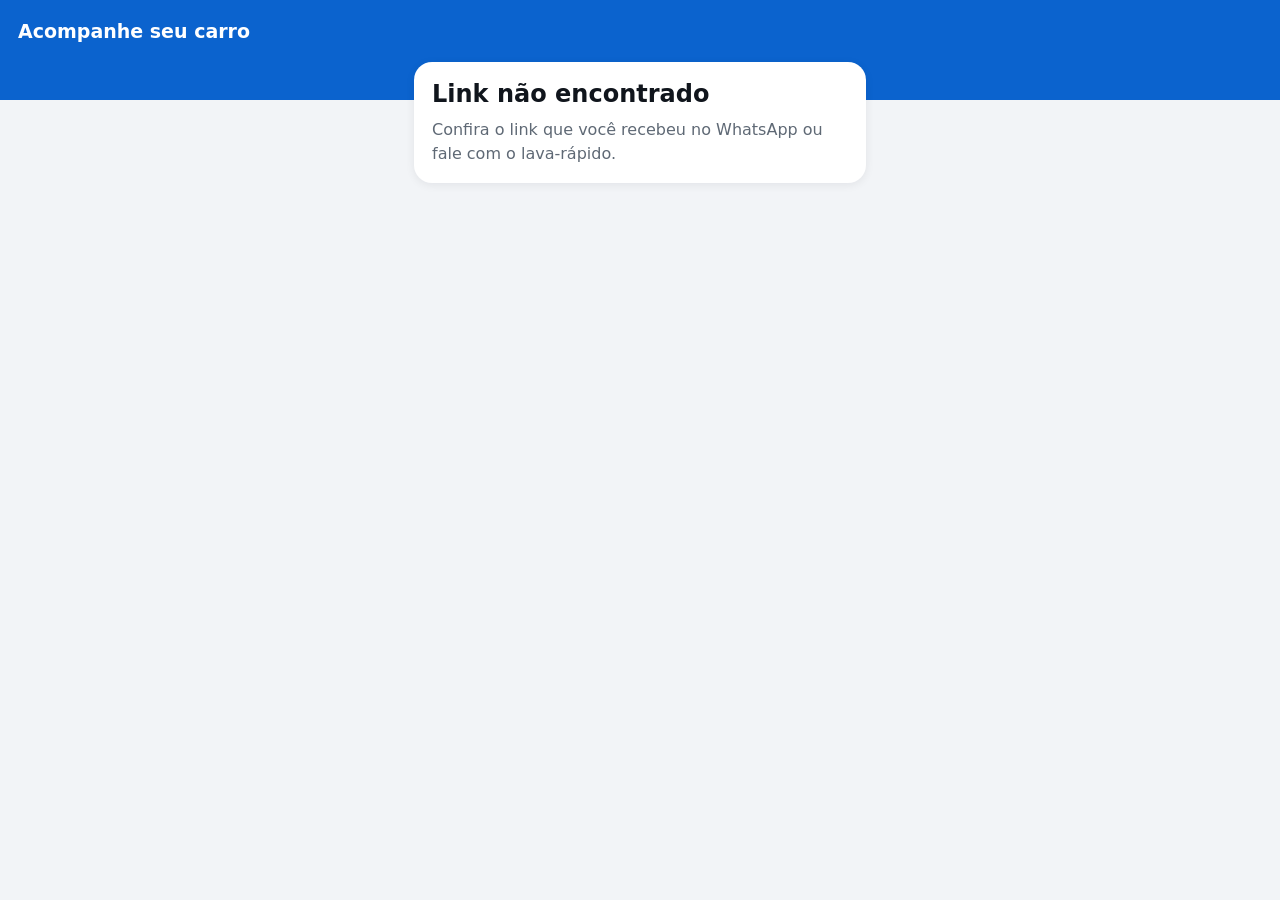
<file: c/index.html>
<!doctype html>
<html lang="pt-BR">
<head>
  <meta charset="utf-8">
  <meta name="viewport" content="width=device-width, initial-scale=1, viewport-fit=cover">
  <title>Acompanhe seu carro</title>
  <meta name="robots" content="noindex">
  <meta name="theme-color" content="#0b63ce">
  <link rel="icon" type="image/png" sizes="32x32" href="../assets/icons/favicon-32.png">
  <style>
    /* Página que o CLIENTE do lava-rápido abre pelo link do WhatsApp (sem login). */
    :root { --marca: #0b63ce; --marca-txt: #fff; --tinta: #10151c; --mudo: #5f6975; --linha: #dde2e8; --ok: #0a7d43; }
    * { box-sizing: border-box; }
    body { margin: 0; background: #f2f4f7; color: var(--tinta); font: 16px/1.45 system-ui, -apple-system, "Segoe UI", Roboto, sans-serif; }
    h1, h2, p { margin: 0; }
    .topo { background: var(--topo, var(--marca)); color: var(--topo-txt, var(--marca-txt)); padding: calc(18px + env(safe-area-inset-top, 0px)) 18px 54px; display: flex; align-items: center; gap: 12px; }
    .topo img { width: 48px; height: 48px; border-radius: 12px; object-fit: contain; background: #fff; }
    .topo h1 { font-size: 19px; }
    main { max-width: 480px; margin: -38px auto 0; padding: 0 14px 30px; display: grid; gap: 12px; }
    .cartao { background: #fff; border-radius: 18px; padding: 18px; box-shadow: 0 2px 10px rgba(16, 21, 28, .07); display: grid; gap: 10px; }
    .situacao { font-size: 24px; font-weight: 800; line-height: 1.2; }
    .mudo { color: var(--mudo); } .pequeno { font-size: 13px; } .centro { text-align: center; }
    .placa { display: inline-block; border: 2px solid #1b2a4a; border-radius: 6px; padding: 3px 9px 0; font-weight: 800; letter-spacing: 1.2px; box-shadow: inset 0 4px 0 #1b4fa3; }
    .etapas { display: grid; grid-template-columns: repeat(4, 1fr); margin-top: 6px; }
    .etapa { display: grid; justify-items: center; gap: 6px; font-size: 12px; color: var(--mudo); font-weight: 600; position: relative; text-align: center; }
    .etapa i { width: 30px; height: 30px; border-radius: 50%; background: #fff; border: 3px solid var(--linha); display: grid; place-items: center; z-index: 1; font-style: normal; font-weight: 800; color: #fff; }
    .etapa::before { content: ""; position: absolute; top: 13px; left: -50%; width: 100%; height: 4px; background: var(--linha); }
    .etapa:first-child::before { display: none; }
    .etapa.feita i { background: var(--ok); border-color: var(--ok); } .etapa.feita::before { background: var(--ok); }
    .etapa.feita { color: var(--tinta); }
    .etapa.atual i { box-shadow: 0 0 0 5px rgba(10, 125, 67, .18); }
    .par { display: flex; justify-content: space-between; gap: 12px; padding: 7px 0; border-bottom: 1px solid #eef1f4; font-size: 15px; }
    .par:last-child { border-bottom: 0; } .par > span:first-child { color: var(--mudo); } .par b { text-align: right; }
    .selos { display: flex; flex-wrap: wrap; gap: 6px; }
    .selos i { width: 28px; height: 28px; border-radius: 50%; border: 2px dashed #c3cad3; }
    .selos i.cheio { background: var(--marca); border: 0; }
    .btn { display: flex; align-items: center; justify-content: center; min-height: 54px; border-radius: 14px; font-weight: 700; font-size: 17px; text-decoration: none; color: var(--tinta); background: #fff; border: 1.5px solid var(--linha); padding: 8px 16px; text-align: center; }
    .btn.zap { background: #128c4a; color: #fff; border-color: transparent; }
    .btn.marca { background: var(--marca); color: var(--marca-txt); border-color: transparent; }
    .premio { background: #fff7dd; border: 2px solid #e6b422; border-radius: 14px; padding: 12px; font-weight: 600; color: #4d3a00; }
  </style>
</head>
<body>
  <header class="topo" id="topo"><h1>Acompanhe seu carro</h1></header>
  <main id="corpo"><div class="cartao"><p class="mudo centro">Carregando…</p></div></main>

  <script src="../js/config.js?v=7"></script>
  <script>
  (function () {
    var p = new URLSearchParams(location.search), token = p.get('t') || '', demo = p.get('demo') === '1';
    var CFG = window.LAVA_CFG || {};
    var esc = function (s) { return String(s == null ? '' : s).replace(/[&<>"']/g, function (c) { return { '&': '&amp;', '<': '&lt;', '>': '&gt;', '"': '&quot;', "'": '&#39;' }[c]; }); };
    var p2 = function (n) { return String(n).padStart(2, '0'); };
    var hora = function (d) { d = new Date(d); return p2(d.getHours()) + ':' + p2(d.getMinutes()); };
    var mesmoDia = function (a, b) { a = new Date(a); b = new Date(b); return a.toDateString() === b.toDateString(); };
    var quando = function (d) { return (mesmoDia(d, Date.now()) ? 'hoje às ' : p2(new Date(d).getDate()) + '/' + p2(new Date(d).getMonth() + 1) + ' às ') + hora(d); };
    var brl = function (n) { return 'R$ ' + (Number(n) || 0).toLocaleString('pt-BR', { minimumFractionDigits: 2, maximumFractionDigits: 2 }); };
    var placaFmt = function (s) { return /^SEM-/.test(s) ? '' : /^[A-Z]{3}\d{4}$/.test(s) ? s.slice(0, 3) + '-' + s.slice(3) : s; };
    var textoSobre = function (hex) { var m = /^#?([0-9a-f]{6})$/i.exec(hex || ''); if (!m) return '#fff'; var n = parseInt(m[1], 16), f = function (v) { v /= 255; return v <= 0.03928 ? v / 12.92 : Math.pow((v + 0.055) / 1.055, 2.4); }; return 0.2126 * f(n >> 16 & 255) + 0.7152 * f(n >> 8 & 255) + 0.0722 * f(n & 255) > 0.45 ? '#10151c' : '#fff'; };

    // o Firestore devolve cada campo com o tipo junto ({ stringValue: "…" }): isto desembrulha
    function valor(v) {
      if (!v) return null;
      if ('stringValue' in v) return v.stringValue;
      if ('integerValue' in v) return Number(v.integerValue);
      if ('doubleValue' in v) return Number(v.doubleValue);
      if ('booleanValue' in v) return v.booleanValue;
      if ('timestampValue' in v) return v.timestampValue;
      if ('nullValue' in v) return null;
      if ('arrayValue' in v) return (v.arrayValue.values || []).map(valor);
      if ('mapValue' in v) { var o = {}, c = v.mapValue.fields || {}; for (var k in c) o[k] = valor(c[k]); return o; }
      return null;
    }

    // demonstração: lê os dados de exemplo guardados neste aparelho
    function buscarDemo() {
      var c = JSON.parse(localStorage.getItem('lr.demo') || 'null'), s = c && c.s; if (!s) return null;
      var a = s.atendimentos.filter(function (x) { return x.token === token; })[0]; if (!a) return null;
      var cli = s.clientes.filter(function (x) { return x.id === a.cliente_id; })[0] || {};
      return { lava: s.lava.nome, marca: s.lava.marca, fidelidade: (s.lava.config || {}).fidelidade, numero: a.numero, status: a.status, veiculo: a.veiculo, placa: a.placa,
        servicos: a.servicos.map(function (x) { return x.nome; }), total: a.total, previsao: a.previsao, entrada_em: a.entrada_em, pronto_em: a.pronto_em, entregue_em: a.entregue_em,
        nome: String(cli.nome || '').split(' ')[0], saldo: Math.max(0, (cli.visitas || 0) - (cli.pontos_usados || 0)) };
    }
    function buscar() {
      if (demo) return Promise.resolve(buscarDemo());
      // documento público "acompanhar/<código do link>" no Firestore (só leitura, sem login)
      if (!/^[a-zA-Z0-9-]{12,}$/.test(token)) return Promise.resolve(null);
      var f = CFG.firebase || {};
      return fetch('https://firestore.googleapis.com/v1/projects/' + f.projectId + '/databases/(default)/documents/acompanhar/' + token + '?key=' + f.apiKey)
        .then(function (r) { if (r.status === 404 || r.status === 403) return null; if (!r.ok) throw new Error('falha'); return r.json().then(function (j) { return valor({ mapValue: { fields: j.fields || {} } }); }); });
    }

    var ETAPAS = [['aguardando', 'Recebido'], ['lavando', 'Lavando'], ['pronto', 'Pronto'], ['entregue', 'Entregue']];
    function pintar(d) {
      var corpo = document.getElementById('corpo');
      if (!d) { corpo.innerHTML = '<div class="cartao"><p class="situacao">Link não encontrado</p><p class="mudo">Confira o link que você recebeu no WhatsApp ou fale com o lava-rápido.</p></div>'; return true; }
      var m = d.marca || {}, cor = /^#[0-9a-f]{6}$/i.test(m.cor || '') ? m.cor : '#0b63ce';
      document.documentElement.style.setProperty('--marca', cor);
      document.documentElement.style.setProperty('--marca-txt', textoSobre(cor));
      var topo = m.topo === 'escuro' ? '#10151c' : cor;
      document.documentElement.style.setProperty('--topo', topo); document.documentElement.style.setProperty('--topo-txt', textoSobre(topo));
      document.querySelector('meta[name="theme-color"]').content = topo;
      document.title = d.lava + ': seu carro';
      document.getElementById('topo').innerHTML = (m.logo ? '<img src="' + esc(m.logo) + '" alt="">' : '') + '<h1>' + esc(d.lava) + '</h1>';

      var i = ETAPAS.findIndex(function (e) { return e[0] === d.status; });
      var frase = { aguardando: 'Seu carro está na fila', lavando: 'Estamos lavando seu carro', pronto: 'Seu carro está pronto!', entregue: 'Carro entregue. Obrigado!', cancelado: 'Atendimento cancelado' }[d.status];
      var detalhe = d.status === 'pronto' ? 'Pode vir buscar quando quiser.' : d.status === 'entregue' ? 'Volte sempre!' : d.status === 'cancelado' ? 'Fale com o lava-rápido se tiver dúvida.' : d.previsao ? 'Previsão: ' + quando(d.previsao) + '. Avisamos no WhatsApp quando ficar pronto.' : 'Avisamos no WhatsApp quando ficar pronto.';
      var etapas = d.status === 'cancelado' ? '' : '<div class="etapas">' + ETAPAS.map(function (e, n) { return '<div class="etapa' + (n <= i ? ' feita' : '') + (n === i ? ' atual' : '') + '"><i>' + (n <= i ? '✓' : '') + '</i>' + e[1] + '</div>'; }).join('') + '</div>';

      var f = d.fidelidade || { ativo: true, niveis: [{ pontos: 10, desconto: 10 }, { pontos: 20, desconto: 30 }] };
      var niveis = (f.niveis || []).filter(function (n) { return n.pontos > 0; }).sort(function (a, b) { return a.pontos - b.pontos; });
      var fid = '';
      if (f.ativo !== false && niveis.length && d.status !== 'cancelado') {
        var prox = niveis.filter(function (n) { return n.pontos > d.saldo; })[0], ganho = niveis.filter(function (n) { return n.pontos <= d.saldo; }).pop();
        var meta = prox ? prox.pontos : niveis[niveis.length - 1].pontos, selos = '';
        for (var k = 0; k < Math.min(meta, 20); k++) selos += '<i class="' + (k < d.saldo ? 'cheio' : '') + '"></i>';
        fid = '<div class="cartao"><h2 style="font-size:17px">Seu cartão fidelidade</h2><div class="selos">' + selos + '</div>'
          + (ganho ? '<p class="premio">Você tem ' + ganho.desconto + '% de desconto para usar na próxima lavagem!</p>' : '')
          + (prox ? '<p class="mudo">' + d.saldo + ' de ' + prox.pontos + ' lavagens. ' + (prox.pontos - d.saldo === 1 ? 'Falta 1' : 'Faltam ' + (prox.pontos - d.saldo)) + ' para ganhar ' + prox.desconto + '% de desconto.</p>' : '') + '</div>';
      }
      var tel = String(m.telefone || '').replace(/\D/g, '');
      corpo.innerHTML = '<div class="cartao">'
        + (d.nome ? '<p class="mudo">Olá, ' + esc(d.nome) + '!</p>' : '')
        + '<p class="situacao">' + frase + '</p><p class="mudo">' + detalhe + '</p>' + etapas + '</div>'
        + '<div class="cartao">'
        + '<div class="par"><span>Veículo</span><b>' + esc(d.veiculo || '') + (placaFmt(d.placa) ? ' <span class="placa">' + esc(placaFmt(d.placa)) + '</span>' : '') + '</b></div>'
        + '<div class="par"><span>Serviço</span><b>' + esc((d.servicos || []).join(' + ')) + '</b></div>'
        + '<div class="par"><span>Total</span><b>' + brl(d.total) + '</b></div>'
        + '<div class="par"><span>Chegada</span><b>' + quando(d.entrada_em) + '</b></div>'
        + (d.numero ? '<div class="par"><span>Ficha</span><b>' + d.numero + '</b></div>' : '') + '</div>'
        + fid
        + (d.status === 'entregue' && m.google ? '<a class="btn marca" href="' + esc(m.google) + '" target="_blank" rel="noopener">Avaliar no Google ⭐</a>' : '')
        + (tel.length >= 10 ? '<a class="btn zap" href="https://wa.me/55' + tel + '" target="_blank" rel="noopener">Falar no WhatsApp</a>' : '')
        + (m.endereco ? '<p class="mudo centro pequeno">' + esc(m.endereco) + '</p>' : '')
        + '<p class="mudo centro pequeno">Esta página se atualiza sozinha.</p>';
      return d.status === 'entregue' || d.status === 'cancelado';
    }

    function rodar() {
      buscar().then(function (d) { if (!pintar(d)) setTimeout(rodar, 30000); })
        .catch(function () { document.getElementById('corpo').innerHTML = '<div class="cartao"><p class="situacao">Sem conexão</p><p class="mudo">Não consegui buscar as informações agora. Tentando de novo…</p></div>'; setTimeout(rodar, 15000); });
    }
    rodar();
    document.addEventListener('visibilitychange', function () { if (!document.hidden) buscar().then(pintar).catch(function () {}); });
  })();
  </script>
</body>
</html>
</file>
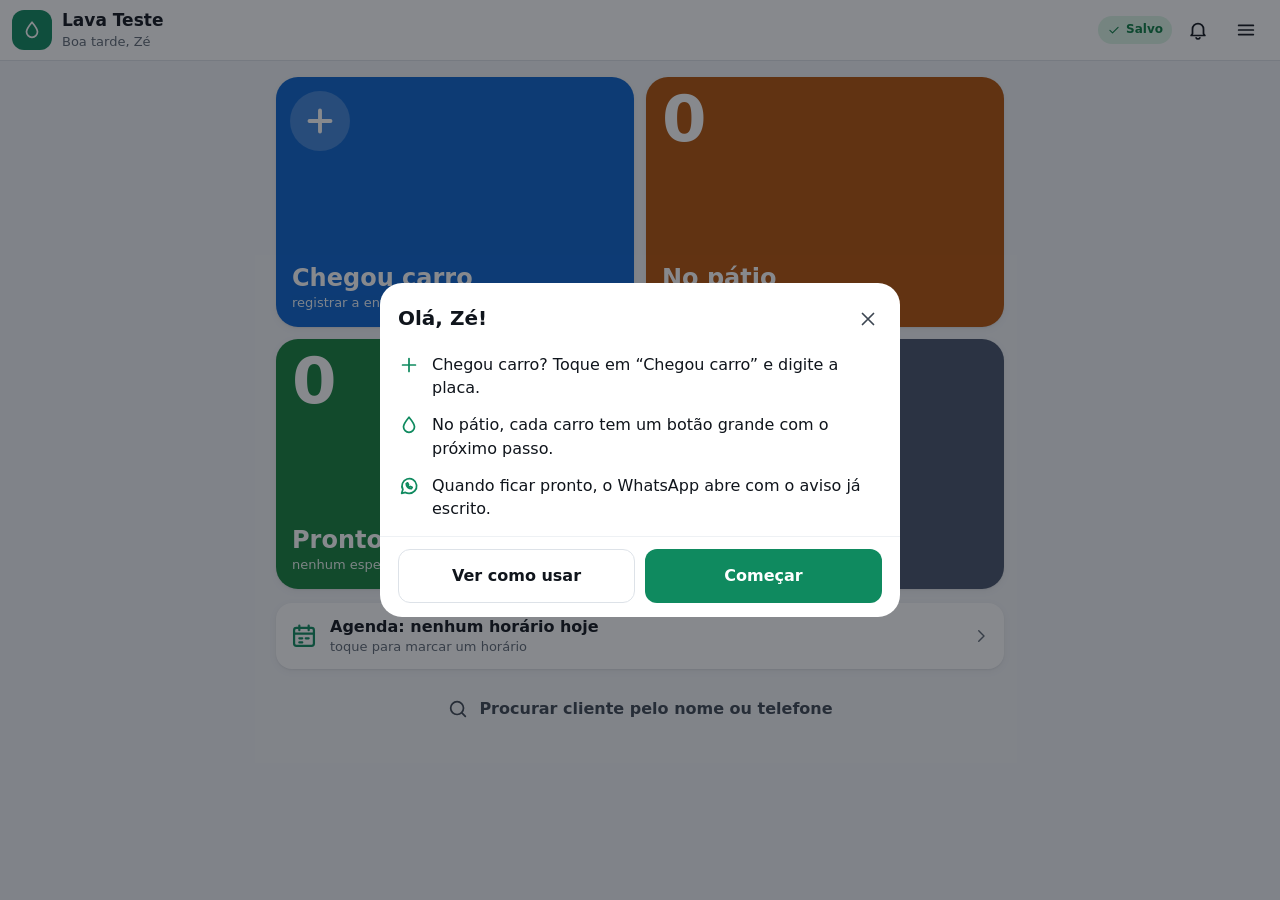
<file: testes/nuvem.html>
<!doctype html>
<html lang="pt-BR">
<head>
  <meta charset="utf-8">
  <!-- TESTE: o mesmo aplicativo, ligado a um banco simulado (testes/banco-simulado.js). Gerado a partir do index.html. -->
  <meta name="viewport" content="width=device-width, initial-scale=1, viewport-fit=cover">
  <title>Lava Rápido</title>
  <meta name="description" content="Controle de chegada, lavagem e entrega de carros para lava-rápido, com aviso no WhatsApp, fidelidade e painel do dono.">
  <meta name="theme-color" content="#0b63ce">
  <meta name="apple-mobile-web-app-capable" content="yes">
  <meta name="mobile-web-app-capable" content="yes">
  <meta name="apple-mobile-web-app-title" content="Lava Rápido">
  <meta name="apple-mobile-web-app-status-bar-style" content="black-translucent">
  <meta name="format-detection" content="telephone=no">
  <link rel="icon" type="image/png" sizes="32x32" href="/assets/icons/favicon-32.png">
  <link rel="apple-touch-icon" href="/assets/icons/apple-touch-icon.png">
  <link rel="stylesheet" href="/css/app.css?v=18">
  <script>
    // aparência escolhida neste aparelho (clara, escura ou automática), aplicada antes de pintar a tela
    try { var t = JSON.parse(localStorage.getItem('lr.pref.tema') || '"claro"'); if (t === 'escuro' || (t === 'auto' && matchMedia('(prefers-color-scheme: dark)').matches)) document.documentElement.setAttribute('data-tema', 'escuro'); } catch (e) {}
  </script>
</head>
<body>

  <!-- tela de abertura (some quando o app termina de carregar) -->
  <div id="abrindo" class="abrindo"><div class="gira"></div><p>Abrindo…</p></div>

  <!-- entrada (login) -->
  <section id="login" class="login" hidden></section>

  <!-- aplicativo -->
  <div id="app" class="app" hidden>
    <aside class="lateral" id="lateral"></aside>
    <div class="principal">
      <header class="topo" id="topo"></header>
      <div id="faixa"></div>
      <main id="tela" class="tela" tabindex="-1"></main>
    </div>
    <nav class="rodape-nav" id="rodapeNav" aria-label="Menu"></nav>
  </div>

  <div id="modalRoot"></div>
  <div id="toastRoot" class="toasts" aria-live="polite"></div>

  <script src="/js/config.js?v=18"></script>
  <script src="/js/util.js?v=18"></script>
  <script src="/js/catalogo.js?v=18"></script>
  <script src="/js/store.js?v=18"></script>
  <script src="/js/demo.js?v=18"></script>
  <script src="/testes/banco-simulado.js"></script>
  <script src="/js/nuvem.js?v=18"></script>
  <script src="/js/db.js?v=18"></script>
  <script src="/js/avisos.js?v=18"></script>
  <script src="/js/avarias.js?v=18"></script>
  <script src="/js/telas/balcao.js?v=18"></script>
  <script src="/js/telas/entrada.js?v=18"></script>
  <script src="/js/telas/patio.js?v=18"></script>
  <script src="/js/telas/clientes.js?v=18"></script>
  <script src="/js/telas/inicio.js?v=18"></script>
  <script src="/js/telas/resultados.js?v=18"></script>
  <script src="/js/telas/financeiro.js?v=18"></script>
  <script src="/js/telas/produtos.js?v=18"></script>
  <script src="/js/telas/fiado.js?v=18"></script>
  <script src="/js/telas/backup.js?v=18"></script>
  <script src="/js/telas/ajustes.js?v=18"></script>
  <script src="/js/telas/admin.js?v=18"></script>
  <script src="/js/telas/agenda.js?v=18"></script>
  <script src="/js/telas/ajuda.js?v=18"></script>
  <script src="/js/telas/instalar.js?v=18"></script>
  <script src="/js/app.js?v=18"></script>
</body>
</html>
</file>
<file: css/app.css>
/* =========================================================
   Lava Rápido — visual
   Pensado para celular ao sol: fundo claro, letras grandes,
   botões grandes. A cor --marca vem do cadastro de cada lava.
   ========================================================= */
:root {
  --marca: #0b63ce; --marca-txt: #fff; --marca-forte: #0951a9; --marca-clara: #e7f0fb; --marca-tinta: #0b63ce;
  --fundo: #f2f4f7; --sup: #ffffff; --tinta: #10151c; --tinta2: #3d4652; --mudo: #5f6975; --linha: #dde2e8; --linha2: #eef1f4;
  --ok: #0a7d43; --ok-claro: #dcf5e6; --zap: #128c4a;
  --aviso: #9a5b00; --aviso-claro: #fff1cf; --perigo: #c62828; --perigo-claro: #fde7e7;
  --azul: #1d4ed8; --azul-claro: #e0ebff;
  --serie: #2a78d6; --serie-forte: #1c5cab;
  --raio: 16px; --sombra: 0 1px 2px rgba(16, 21, 28, .06), 0 2px 8px rgba(16, 21, 28, .05);
  --sat: env(safe-area-inset-top, 0px); --sab: env(safe-area-inset-bottom, 0px);
  --nav: 0px;
  --inverso: #10151c; --inverso-tx: #ffffff; --borda-forte: #b9c0c9; --sobe: #006300; --ok-tinta: var(--ok);
}
* { box-sizing: border-box; -webkit-tap-highlight-color: transparent; }
html { -webkit-text-size-adjust: 100%; }
body { margin: 0; background: var(--fundo); color: var(--tinta); font: 16px/1.45 system-ui, -apple-system, "Segoe UI", Roboto, sans-serif; overscroll-behavior-y: none; }
body.com-modal { overflow: hidden; }
h1, h2, h3, p { margin: 0; }
a { color: inherit; text-decoration: none; }
button, input, select, textarea { font: inherit; color: inherit; }
button { cursor: pointer; background: none; border: 0; padding: 0; text-align: inherit; }
[hidden] { display: none !important; }
.ic { width: 22px; height: 22px; flex: none; }
.ic.fim { margin-left: auto; color: var(--mudo); width: 18px; height: 18px; }
.ic.gira90 { transform: rotate(90deg); }
.mudo { color: var(--mudo); } .centro { text-align: center; } .pequeno { font-size: 13px; }
.txt { font-size: 17px; } .destaque { font-size: 20px; } .quebra { word-break: break-all; }
.link { color: var(--marca-tinta); font-weight: 600; text-decoration: underline; text-underline-offset: 3px; display: inline-flex; align-items: center; gap: 6px; padding: 10px 2px; min-height: 44px; }
.link.centro { display: flex; justify-content: center; }
.link .ic { width: 18px; height: 18px; }
.rotulo { font-weight: 700; font-size: 14px; color: var(--tinta2); margin: 18px 0 8px; }
.erro { color: var(--perigo); font-weight: 600; background: var(--perigo-claro); padding: 10px 12px; border-radius: 10px; }

/* ---------- abertura ---------- */
.abrindo { position: fixed; inset: 0; display: grid; place-content: center; justify-items: center; gap: 12px; background: var(--fundo); color: var(--mudo); z-index: 5; }
.gira { width: 34px; height: 34px; border-radius: 50%; border: 3px solid var(--linha); border-top-color: var(--marca-tinta); animation: gira .8s linear infinite; }
@keyframes gira { to { transform: rotate(360deg); } }

/* ---------- botões ---------- */
.btn { display: inline-flex; align-items: center; justify-content: center; gap: 8px; min-height: 48px; padding: 10px 16px; border-radius: 12px; background: var(--sup); border: 1.5px solid var(--linha); font-weight: 700; text-align: center; line-height: 1.2; transition: transform .06s, background .15s; }
.btn:active { transform: scale(.98); }
.btn[disabled] { opacity: .5; cursor: default; }
.btn-g { min-height: 58px; font-size: 18px; padding: 12px 20px; border-radius: 14px; }
.btn-p { min-height: 40px; padding: 6px 12px; font-size: 14px; }
.btn-bloco { display: flex; width: 100%; }
.btn-marca { background: var(--marca); color: var(--marca-txt); border-color: transparent; }
.btn-ok { background: var(--ok); color: #fff; border-color: transparent; }
.btn-zap { background: var(--zap); color: #fff; border-color: transparent; }
.btn-perigo { background: var(--sup); color: var(--perigo); border-color: var(--perigo); }
.btn-claro { background: transparent; border-color: transparent; color: var(--tinta2); }
.ic-btn { display: inline-grid; place-items: center; width: 44px; height: 44px; border-radius: 12px; color: var(--tinta2); flex: none; }
.ic-btn:active { background: var(--linha2); }
.ic-btn[disabled] { opacity: .3; }

/* ---------- placa ---------- */
.placa { display: inline-block; background: #fff; color: #10151c; border: 2px solid #1b2a4a; border-radius: 6px; padding: 1px 8px; font-weight: 800; letter-spacing: 1.2px; font-size: 15px; white-space: nowrap; font-variant-numeric: tabular-nums; line-height: 1.5; box-shadow: inset 0 4px 0 #1b4fa3; padding-top: 4px; }
.placa.grande { font-size: 22px; padding: 6px 12px 2px; }
.placa.sem { border-style: dashed; box-shadow: none; padding-top: 1px; font-size: 12px; color: var(--mudo); }

/* ---------- login ---------- */
.login { min-height: 100dvh; display: grid; place-items: center; padding: calc(20px + var(--sat)) 16px calc(20px + var(--sab)); }
.login-cartao { width: 100%; max-width: 400px; display: grid; gap: 14px; background: var(--sup); padding: 28px 22px; border-radius: 22px; box-shadow: var(--sombra); }
.login-marca { display: grid; justify-items: center; gap: 10px; margin-bottom: 4px; }
.login-marca h1 { font-size: 22px; text-align: center; }
.logo { width: 40px; height: 40px; object-fit: contain; border-radius: 10px; flex: none; }
.logo-letra { width: 40px; height: 40px; border-radius: 12px; background: var(--marca); color: var(--marca-txt); display: grid; place-items: center; flex: none; }
.logo.grande { width: 96px; height: 96px; border-radius: 18px; }
.logo-letra.grande { width: 84px; height: 84px; border-radius: 22px; }
.logo-letra.grande .ic { width: 44px; height: 44px; }

/* ---------- campos ---------- */
.campo { display: grid; gap: 6px; }
.campo > span { font-weight: 700; font-size: 14px; color: var(--tinta2); }
.campo input, .campo select, .campo textarea { width: 100%; min-height: 50px; padding: 10px 14px; border: 1.5px solid var(--linha); border-radius: 12px; background: var(--sup); font-size: 17px; outline: none; }
.campo textarea { min-height: 0; resize: vertical; line-height: 1.4; }
.campo input:focus, .campo select:focus, .campo textarea:focus { border-color: var(--marca-tinta); box-shadow: 0 0 0 3px var(--marca-clara); }
.campo.grande input { min-height: 60px; font-size: 20px; font-weight: 600; }
.campo.busca { position: relative; }
.campo.busca .ic { position: absolute; left: 14px; top: 50%; transform: translateY(-50%); color: var(--mudo); }
.campo.busca input { padding-left: 46px; min-height: 54px; }
.lado { display: grid; grid-template-columns: 1fr 1fr; gap: 10px; align-items: end; }
.form, .passo { display: grid; gap: 14px; }
.chave { display: flex; gap: 12px; align-items: flex-start; padding: 12px 14px; background: var(--sup); border: 1.5px solid var(--linha); border-radius: 12px; font-weight: 600; }
.chave input { width: 24px; height: 24px; flex: none; accent-color: var(--marca-tinta); margin: 1px 0 0; }
.chave small { display: block; font-weight: 400; color: var(--mudo); }
.aviso-caixa { display: flex; gap: 10px; align-items: flex-start; padding: 12px 14px; background: var(--marca-clara); border-radius: 12px; font-size: 15px; width: 100%; }
.aviso-caixa .ic { color: var(--marca-tinta); margin-top: 1px; }
.aviso-caixa.bom { background: var(--ok-claro); } .aviso-caixa.bom .ic { color: var(--ok); }
.aviso-caixa.toque { border: 1.5px solid var(--marca-tinta); }

/* ---------- estrutura ---------- */
.app { min-height: 100dvh; }
.principal { min-width: 0; }
.topo { position: sticky; top: 0; z-index: 3; display: flex; align-items: center; gap: 8px; min-height: calc(60px + var(--sat)); padding: calc(8px + var(--sat)) 12px 8px; background: var(--topo-bg, var(--sup)); color: var(--topo-tx, var(--tinta)); border-bottom: 1px solid var(--topo-linha, var(--linha)); }
.topo .ic-btn { color: inherit; }
.topo-marca { display: flex; align-items: center; gap: 10px; min-width: 0; flex: 1; }
.topo-marca > div { min-width: 0; display: grid; }
.topo-marca b { font-size: 17px; white-space: nowrap; overflow: hidden; text-overflow: ellipsis; }
.topo-marca small { color: var(--topo-tx2, var(--mudo)); font-size: 13px; white-space: nowrap; overflow: hidden; text-overflow: ellipsis; }
.topo-titulo { font-size: 19px; flex: 1; min-width: 0; white-space: nowrap; overflow: hidden; text-overflow: ellipsis; }
.topo-acoes { display: flex; align-items: center; gap: 4px; margin-left: auto; flex: none; }
.voltar { margin-left: -6px; }
.chip-st { display: inline-flex; align-items: center; gap: 5px; font-size: 12px; font-weight: 700; padding: 5px 9px; border-radius: 99px; background: var(--linha2); color: var(--tinta2); white-space: nowrap; }
.chip-st .ic { width: 14px; height: 14px; }
.chip-st.bom { background: var(--ok-claro); color: var(--ok); }
.chip-st.aviso { background: var(--aviso-claro); color: var(--aviso); }
.chip-st.demo { background: var(--aviso-claro); color: var(--aviso); }
.faixa { display: flex; gap: 10px; align-items: center; padding: 10px 16px; font-size: 14px; }
.faixa a { text-decoration: underline; font-weight: 700; }
.faixa.aviso { background: var(--aviso-claro); color: #5f3800; } .faixa.perigo { background: var(--perigo-claro); color: #8e1b1b; }
.tela { display: grid; gap: 14px; align-content: start; width: 100%; max-width: 760px; margin: 0 auto; padding: 16px 16px calc(28px + var(--nav) + var(--sab)); outline: none; }
.lateral { display: none; }

/* menu de baixo (celular do dono) */
.rodape-nav { display: none; }
.app[data-perfil="dono"] { --nav: 66px; }
.app[data-perfil="dono"] .rodape-nav { position: fixed; left: 0; right: 0; bottom: 0; z-index: 3; display: grid; grid-template-columns: repeat(5, 1fr); align-items: center; height: calc(66px + var(--sab)); padding-bottom: var(--sab); background: var(--sup); border-top: 1px solid var(--linha); }
.rodape-nav a { display: grid; justify-items: center; gap: 2px; font-size: 11px; font-weight: 600; color: var(--mudo); padding: 6px 0; }
.rodape-nav a.ativo { color: var(--marca-tinta); }
.rodape-nav a.central { width: 56px; height: 56px; border-radius: 50%; background: var(--marca); color: var(--marca-txt); place-self: center; display: grid; place-items: center; margin-top: -22px; box-shadow: 0 4px 12px rgba(16, 21, 28, .25); padding: 0; }
.rodape-nav a.central .ic { width: 28px; height: 28px; }

@media (min-width: 900px) {
  .app[data-perfil="dono"] { display: grid; grid-template-columns: 250px 1fr; --nav: 0px; }
  .app[data-perfil="dono"] .rodape-nav { display: none; }
  .app[data-perfil="dono"] .lateral { display: flex; flex-direction: column; gap: 14px; position: sticky; top: 0; height: 100dvh; padding: 18px 14px; background: var(--sup); border-right: 1px solid var(--linha); }
  .lateral-marca { display: flex; align-items: center; gap: 10px; font-size: 16px; padding: 2px 4px 8px; }
  .lateral nav { display: grid; gap: 2px; }
  .lateral nav a { display: flex; align-items: center; gap: 12px; padding: 11px 12px; border-radius: 10px; font-weight: 600; color: var(--tinta2); }
  .lateral nav a:hover { background: var(--linha2); }
  .lateral nav a.ativo { background: var(--marca-clara); color: var(--marca-tinta); }
  .lateral-pe { margin-top: auto; display: grid; gap: 2px; color: var(--mudo); font-size: 14px; padding: 0 4px; }
  .app[data-perfil="dono"] .tela { max-width: 1040px; padding: 22px 28px 40px; }
  .so-celular { display: none !important; }
  .app[data-perfil="dono"] .topo-marca .logo, .app[data-perfil="dono"] .topo-marca .logo-letra { display: none; }
}

/* ---------- cartões, listas ---------- */
.cartao { background: var(--sup); border-radius: var(--raio); padding: 16px; box-shadow: var(--sombra); display: grid; gap: 10px; min-width: 0; }
.cartao-cab { display: flex; align-items: center; justify-content: space-between; gap: 10px; min-height: 28px; }
.cartao-cab h3 { font-size: 16px; display: flex; align-items: center; gap: 8px; }
.cartao-cab h3 .ic { color: var(--marca-tinta); }
.cartao-cab .link { padding: 0; min-height: 32px; font-size: 14px; }
.grade2 { display: grid; gap: 14px; }
@media (min-width: 700px) { .grade2 { grid-template-columns: 1fr 1fr; } }
.lista { display: grid; }
.linha { display: flex; align-items: center; gap: 12px; padding: 12px 2px; border-bottom: 1px solid var(--linha2); width: 100%; min-height: 60px; }
.lista > .linha:last-child { border-bottom: 0; }
.linha-txt { display: grid; min-width: 0; flex: 1; gap: 1px; }
.linha-txt b { overflow: hidden; text-overflow: ellipsis; white-space: nowrap; }
.linha-txt small { color: var(--mudo); font-size: 13px; overflow: hidden; text-overflow: ellipsis; display: -webkit-box; -webkit-line-clamp: 2; -webkit-box-orient: vertical; }
.linha.apagado { opacity: .55; }
.linha.veic { flex-wrap: wrap; } .linha.veic .linha-txt { flex: 1 1 130px; }
.veic-acoes { display: flex; gap: 8px; margin-left: auto; } .btn-p .ic { width: 18px; height: 18px; }
.linha > .ic { color: var(--mudo); }
.par { display: flex; justify-content: space-between; gap: 14px; padding: 9px 0; border-bottom: 1px solid var(--linha2); font-size: 15px; }
.par > span:first-child { color: var(--mudo); } .par b { text-align: right; }
.pares { display: grid; }
.par.total { border-bottom: 0; font-size: 17px; } .par.total span { color: var(--tinta); font-weight: 700; }
.lista-menu { display: grid; gap: 2px; margin-top: 10px; }
.lista-menu > a, .lista-menu > button { display: flex; align-items: center; gap: 14px; min-height: 54px; padding: 10px 8px; border-radius: 12px; font-weight: 600; width: 100%; }
.lista-menu > a:active, .lista-menu > button:active { background: var(--linha2); }
.lista-menu > * > .ic:first-child { color: var(--marca-tinta); }
.lista-menu span small { display: block; font-weight: 400; color: var(--mudo); font-size: 13px; }
.lista-menu .perigo, .lista-menu .perigo .ic:first-child { color: var(--perigo); }
.lista-menu.solta { background: var(--sup); border-radius: var(--raio); padding: 6px 10px; box-shadow: var(--sombra); margin-top: 0; }
.lista-menu.solta > * { border-bottom: 1px solid var(--linha2); border-radius: 0; min-height: 62px; }
.lista-menu.solta > *:last-child { border-bottom: 0; }
.vazio { display: grid; justify-items: center; gap: 8px; text-align: center; padding: 44px 16px; color: var(--tinta2); }
.vazio > .ic { width: 46px; height: 46px; color: var(--mudo); }
.vazio p:first-of-type { font-size: 18px; font-weight: 700; }
.vazio .btn { margin-top: 10px; }
.tag { display: inline-flex; align-items: center; font-size: 12px; font-weight: 800; padding: 3px 9px; border-radius: 99px; white-space: nowrap; background: var(--linha2); color: var(--tinta2); }
.tag.aguardando { background: var(--aviso-claro); color: var(--aviso); }
.tag.lavando { background: var(--azul-claro); color: var(--azul); }
.tag.pronto { background: var(--ok-claro); color: var(--ok); }
.tag.cancelado { background: var(--perigo-claro); color: var(--perigo); }
.tag.novo { background: var(--marca-clara); color: var(--marca-tinta); }
.chips { display: flex; flex-wrap: wrap; gap: 8px; }
.chips.rolar { flex-wrap: nowrap; overflow-x: auto; margin: 0 -16px; padding: 2px 16px; scrollbar-width: none; }
.chips.rolar::-webkit-scrollbar { display: none; }
.chip { display: inline-flex; align-items: center; gap: 6px; min-height: 44px; padding: 8px 14px; border-radius: 99px; background: var(--sup); border: 1.5px solid var(--linha); font-weight: 600; font-size: 15px; white-space: nowrap; flex: none; }
.chip.ativo { background: var(--marca); color: var(--marca-txt); border-color: transparent; }
.chip.fixo { padding-right: 4px; } .chip.fixo button { width: 34px; height: 34px; display: grid; place-items: center; } .chip.fixo .ic { width: 16px; height: 16px; }
.abas { display: grid; grid-template-columns: repeat(3, 1fr); gap: 4px; background: var(--linha2); padding: 4px; border-radius: 14px; }
.abas a { display: flex; align-items: center; justify-content: center; gap: 6px; min-height: 46px; border-radius: 10px; font-weight: 700; font-size: 14px; color: var(--tinta2); text-align: center; line-height: 1.1; padding: 4px; }
.abas a span { background: var(--sup); border-radius: 99px; padding: 1px 7px; font-size: 12px; }
.abas a.ativo { background: var(--sup); color: var(--tinta); box-shadow: var(--sombra); }
.abas a.ativo span { background: var(--marca); color: var(--marca-txt); }
.seg { display: inline-flex; background: var(--linha2); padding: 3px; border-radius: 10px; }
.seg button { padding: 6px 12px; border-radius: 8px; font-weight: 700; font-size: 13px; color: var(--tinta2); min-height: 32px; }
.seg button.ativo { background: var(--sup); color: var(--tinta); box-shadow: var(--sombra); }

/* ---------- balcão: os quatro botões ---------- */
.blocos { display: grid; grid-template-columns: 1fr 1fr; gap: 12px; }
.bloco { position: relative; display: flex; flex-direction: column; justify-content: flex-end; gap: 2px; min-height: clamp(150px, calc((100dvh - 190px - var(--nav)) / 2), 250px); padding: 16px; border-radius: 22px; color: #fff; box-shadow: var(--sombra); overflow: hidden; }
.bloco:active { transform: scale(.98); }
.bloco b { font-size: clamp(19px, 5.4vw, 24px); line-height: 1.15; }
.bloco small { font-size: 13px; opacity: .92; line-height: 1.25; }
.bloco-n { position: absolute; top: 10px; left: 16px; font-size: clamp(46px, 14vw, 64px); font-weight: 800; line-height: 1; }
.bloco-ic { position: absolute; top: 14px; left: 14px; width: 60px; height: 60px; border-radius: 50%; background: rgba(255, 255, 255, .22); display: grid; place-items: center; }
.bloco-ic .ic { width: 36px; height: 36px; stroke-width: 2.6; }
/* cores fixas, iguais em todos os lavas (a marca do lava fica no topo, logo e botões) */
.bloco.chegou { background: #0b63ce; }
.bloco.patio { background: #b45309; }
.bloco.prontos { background: #15803d; }
.bloco.entregues { background: #46536a; }
.bloco-alerta { position: absolute; top: 12px; right: 12px; display: inline-flex; align-items: center; gap: 4px; background: #fff; color: #c62828; font-size: 12px; font-weight: 800; padding: 4px 8px; border-radius: 99px; }
.bloco-alerta .ic { width: 14px; height: 14px; }
.faixa-agenda { display: flex; align-items: center; gap: 12px; min-height: 64px; padding: 12px 14px; background: var(--sup); border-radius: 16px; box-shadow: var(--sombra); }
.faixa-agenda > .ic:first-child { width: 28px; height: 28px; color: var(--marca-tinta); }
.faixa-agenda > span { display: grid; min-width: 0; }
.faixa-agenda small { color: var(--mudo); font-size: 13px; overflow: hidden; text-overflow: ellipsis; white-space: nowrap; }
.agenda-dia { display: grid; gap: 10px; }
.agenda-dia h3 { font-size: 16px; display: flex; align-items: center; gap: 8px; margin-top: 6px; }
.agenda-dia h3 .ic { color: var(--perigo); }
.agend { display: flex; flex-wrap: wrap; align-items: center; gap: 8px 12px; padding: 10px 12px; background: var(--sup); border-radius: var(--raio); box-shadow: var(--sombra); border-left: 6px solid var(--marca); }
.agend.atrasado { border-left-color: var(--perigo); }
.agend-info { display: flex; align-items: center; gap: 12px; flex: 1 1 210px; min-width: 0; min-height: 52px; }
.agend-hora { font-size: 21px; font-weight: 800; font-variant-numeric: tabular-nums; flex: none; }
.agend-txt { display: grid; min-width: 0; }
.agend-txt small { color: var(--mudo); font-size: 13px; }
.agend-txt .atraso { color: var(--perigo); }
.agend-acoes { display: flex; gap: 8px; margin-left: auto; }
.serv.livre { border-style: dashed; color: var(--marca-tinta); }
.serv.livre > .ic { width: 28px; height: 28px; }
.seg.seg-g button { min-height: 40px; padding: 8px 16px; font-size: 14px; }
.atalho { display: flex; align-items: center; gap: 10px; justify-content: center; min-height: 52px; color: var(--tinta2); font-weight: 600; }

/* ---------- atendimento (cartão do carro) ---------- */
.atends { display: grid; gap: 12px; }
@media (min-width: 900px) { .tela-patio .atends { grid-template-columns: 1fr 1fr; } }
@media (min-width: 1100px) { .tela-inicio .atends { grid-template-columns: 1fr 1fr; } }
.atend { background: var(--sup); border-radius: var(--raio); box-shadow: var(--sombra); border-left: 6px solid var(--linha); overflow: hidden; }
.atend.st-aguardando { border-left-color: #e8a317; } .atend.st-lavando { border-left-color: var(--azul); } .atend.st-pronto { border-left-color: var(--ok); }
.atend.atrasado { border-left-color: var(--perigo); }
.atend-info { display: grid; gap: 3px; width: 100%; padding: 12px 14px 10px; }
.atend-cab { display: flex; align-items: center; gap: 8px; }
.atend-cab .tag { margin-left: auto; }
.ficha { display: inline-grid; place-items: center; min-width: 30px; height: 30px; padding: 0 6px; border-radius: 9px; background: var(--inverso); color: var(--inverso-tx); font-weight: 800; font-size: 15px; }
.atend-carro { font-size: 18px; margin-top: 4px; }
.atend-carro span { font-weight: 500; color: var(--tinta2); }
.atend-info small { color: var(--mudo); font-size: 14px; }
.atend-info small b { color: var(--tinta); }
.atend-info .atraso { color: var(--perigo); }
.atend-info .obs { display: flex; gap: 6px; align-items: center; color: var(--aviso); font-weight: 600; }
.atend-info .obs .ic { width: 16px; height: 16px; }
.atend-acoes { display: flex; gap: 8px; padding: 0 12px 12px; }
.atend-acoes .btn { flex: 1; }
.atends.compacto .atend { box-shadow: none; border: 1px solid var(--linha); border-left-width: 6px; }
.atends.compacto .btn-g { min-height: 48px; font-size: 16px; }

/* ---------- chegou carro (passo a passo) ---------- */
.passos { display: flex; gap: 6px; justify-content: center; }
.passos i { width: 28px; height: 5px; border-radius: 9px; background: var(--linha); }
.passos i.feito { background: var(--marca-tinta); }
.pergunta { font-size: 24px; text-align: center; line-height: 1.2; }
.passo-placa { gap: 10px; }
.placa-visor { display: flex; justify-content: center; gap: 5px; padding: 12px 10px 10px; background: #fff; border: 3px solid #1b2a4a; border-radius: 12px; box-shadow: inset 0 9px 0 #1b4fa3; max-width: 330px; margin: 0 auto; width: 100%; }
.placa-visor span { flex: 1; max-width: 38px; height: 50px; display: grid; place-items: center; font-size: 32px; font-weight: 800; border-bottom: 3px solid var(--linha); color: #10151c; }
.placa-visor span.vez { border-bottom-color: var(--marca-tinta); animation: pisca 1s steps(2) infinite; }
@keyframes pisca { 50% { border-bottom-color: transparent; } }
.achados { display: grid; gap: 8px; min-height: 8px; }
.achado { display: flex; align-items: center; gap: 12px; width: 100%; min-height: 62px; padding: 10px 12px; background: var(--sup); border: 1.5px solid var(--linha); border-radius: 14px; }
.achado > span:not(.placa) { display: grid; min-width: 0; flex: 1; }
.achado > .placa { flex: none; }
.achado small { color: var(--mudo); font-size: 13px; } .achado em { color: var(--perigo); font-style: normal; font-weight: 700; }
.achado > .ic { color: var(--mudo); }
.achado:active { border-color: var(--marca-tinta); background: var(--marca-clara); }
.achado-cli { display: grid; gap: 6px; background: var(--sup); border-radius: 14px; padding: 12px; box-shadow: var(--sombra); }
.achado-cli > small { color: var(--mudo); margin-top: -4px; }
.dica-demo { display: flex; gap: 8px; align-items: center; font-size: 14px; background: var(--aviso-claro); color: #5f3800; padding: 10px 12px; border-radius: 12px; }
.teclado { display: grid; gap: 6px; user-select: none; -webkit-user-select: none; touch-action: manipulation; }
.tlinha { display: flex; justify-content: center; gap: 5px; }
.tecla { flex: 0 0 calc((100% - 45px) / 10); height: 54px; border-radius: 9px; background: var(--sup); border: 1px solid var(--linha); box-shadow: 0 1.5px 0 var(--borda-forte); font-size: 21px; font-weight: 700; text-align: center; display: grid; place-items: center; }
.tecla:active { background: var(--marca-clara); }
.tecla.off { opacity: .28; }
.tecla.larga { flex: 0 0 calc((100% - 45px) / 10 * 2 + 5px); background: var(--linha); }
.sob-teclado { display: flex; justify-content: space-between; gap: 10px; }
.livre { display: grid; gap: 8px; margin-top: 6px; }
.portes { display: grid; grid-template-columns: 1fr 1fr; gap: 8px; }
.porte { display: grid; gap: 2px; padding: 12px; background: var(--sup); border: 1.5px solid var(--linha); border-radius: 14px; min-height: 64px; }
.porte small { color: var(--mudo); font-size: 12px; }
.cores { display: grid; grid-template-columns: repeat(3, 1fr); gap: 10px; }
.cor { display: grid; justify-items: center; gap: 6px; padding: 14px 6px; background: var(--sup); border: 1.5px solid var(--linha); border-radius: 16px; font-weight: 700; font-size: 15px; min-height: 96px; }
.cor i { width: 44px; height: 44px; border-radius: 50%; border: 1.5px solid var(--borda-forte); }
.cor i.outra { background: conic-gradient(#e53935, #fdd835, #43a047, #1e88e5, #8e24aa, #e53935); }
.cor:active { border-color: var(--marca-tinta); }
.resumo-carro { display: flex; align-items: center; gap: 12px; padding: 10px 12px; background: var(--sup); border-radius: 14px; box-shadow: var(--sombra); }
.resumo-carro > div { display: grid; min-width: 0; flex: 1; }
.resumo-carro small { color: var(--mudo); font-size: 14px; } .resumo-carro em { font-style: normal; font-weight: 700; color: var(--marca-tinta); }
.resumo-carro .link { padding: 0; min-height: 40px; font-size: 14px; flex: none; }
.resumo-carro.grande b { font-size: 18px; }
.resumo-carro.centro { justify-content: center; max-width: 100%; } .resumo-carro.centro > div { flex: 0 1 auto; }
.resumo-carro b, .resumo-carro small { overflow-wrap: anywhere; }
.feito > * { max-width: 100%; min-width: 0; }
.servs { display: grid; gap: 8px; }
.serv { display: flex; align-items: center; gap: 12px; width: 100%; min-height: 66px; padding: 10px 14px; background: var(--sup); border: 2px solid var(--linha); border-radius: 14px; }
.serv-check { width: 28px; height: 28px; border-radius: 50%; border: 2px solid var(--borda-forte); display: grid; place-items: center; color: transparent; flex: none; }
.serv-check .ic { width: 18px; height: 18px; stroke-width: 3; }
.serv-nome { display: grid; flex: 1; min-width: 0; } .serv-nome b { font-size: 17px; } .serv-nome small { color: var(--mudo); font-size: 13px; }
.serv-preco { font-weight: 800; font-size: 18px; white-space: nowrap; }
.serv.sel { border-color: var(--ok); background: var(--ok-claro); }
.serv.sel .serv-check { background: var(--ok); border-color: var(--ok); color: #fff; }
.pe-fixo { position: sticky; bottom: calc(var(--nav) + var(--sab)); z-index: 2; display: flex; align-items: center; gap: 12px; margin: 6px -16px -28px; padding: 12px 16px calc(12px + var(--sab) * 0); background: var(--sup); border-top: 1px solid var(--linha); box-shadow: 0 -4px 14px rgba(16, 21, 28, .06); }
.pe-total { display: grid; flex: 1; min-width: 0; }
.pe-total span { font-size: 15px; } .pe-total b { font-size: 24px; } .pe-total s { color: var(--mudo); } .pe-total em { font-style: normal; font-weight: 800; color: var(--ok); }
.pe-total small { color: var(--mudo); font-size: 13px; }
.pe-total .link { padding: 0; min-height: 32px; font-size: 13px; justify-self: start; }
.premio { display: grid; gap: 10px; padding: 14px; border-radius: 16px; background: #fff7dd; border: 2px solid #e6b422; color: #2b2000; }
.premio .btn:not(.btn-marca) { background: #fff; color: #10151c; border-color: #e6b422; }
.premio.festa { animation: festa .5s ease-out; }
@keyframes festa { from { transform: scale(.94); opacity: .4; } }
.premio-cab { display: flex; gap: 12px; align-items: flex-start; }
.premio-cab > .ic { width: 34px; height: 34px; color: #9a6b00; }
.premio-cab b { font-size: 18px; } .premio-cab small { display: block; font-size: 14px; color: #4d3a00; }
.premio-fala { font-style: italic; color: #4d3a00; font-size: 15px; }
.premio-botoes { display: flex; flex-wrap: wrap; gap: 8px; } .premio-botoes .btn { flex: 1; min-width: 130px; }
.fidel { display: grid; gap: 8px; padding: 12px 14px; background: var(--sup); border-radius: 14px; box-shadow: var(--sombra); }
.fidel-txt { display: flex; gap: 8px; align-items: center; font-size: 15px; } .fidel-txt .ic { color: #9a6b00; }
.selos { display: flex; flex-wrap: wrap; gap: 5px; }
.selos i { width: 26px; height: 26px; border-radius: 50%; border: 2px dashed var(--borda-forte); display: grid; place-items: center; }
.selos i.cheio { background: var(--marca); border: 0; color: var(--marca-txt); }
.selos i .ic { width: 14px; height: 14px; }
.feito { justify-items: center; text-align: center; gap: 12px; }
.feito-ic { width: 76px; height: 76px; border-radius: 50%; background: var(--ok); color: #fff; display: grid; place-items: center; animation: festa .4s ease-out; }
.feito-ic .ic { width: 44px; height: 44px; stroke-width: 3; }
.feito-ficha { display: grid; background: var(--inverso); color: var(--inverso-tx); border-radius: 16px; padding: 8px 26px; }
.feito-ficha small { font-size: 12px; text-transform: uppercase; letter-spacing: 1px; opacity: .8; } .feito-ficha b { font-size: 44px; line-height: 1; }
.fidel-linha { display: flex; gap: 8px; align-items: center; justify-content: center; font-weight: 600; color: #6b4a00; background: #fff7dd; padding: 8px 14px; border-radius: 99px; font-size: 14px; }
.fala { font-style: italic; color: var(--tinta2); }
.pilha { display: grid; gap: 10px; width: 100%; }

/* ---------- entrega ---------- */
.entrega-resumo { display: flex; flex-wrap: wrap; align-items: center; gap: 10px; margin-bottom: 8px; }
.entrega-resumo b { font-size: 18px; } .entrega-resumo > span:not(.placa):not(.tag) { color: var(--mudo); }
.total-grande { display: grid; justify-items: center; background: var(--linha2); border-radius: 16px; padding: 14px; }
.total-grande b { font-size: 40px; line-height: 1.1; } .total-grande small { color: var(--mudo); }
.grade-pag { display: grid; grid-template-columns: 1fr 1fr; gap: 10px; }
.grade-pag .btn { min-height: 68px; font-size: 19px; }

/* ---------- janelas ---------- */
.modal-fundo { position: fixed; inset: 0; z-index: 10; background: rgba(16, 21, 28, .5); display: flex; align-items: flex-end; justify-content: center; }
.modal { width: 100%; max-width: 520px; max-height: calc(100dvh - 28px - var(--sat)); background: var(--sup); border-radius: 22px 22px 0 0; display: flex; flex-direction: column; animation: sobe .2s ease-out; }
@keyframes sobe { from { transform: translateY(30px); opacity: .5; } }
.modal-topo { display: flex; align-items: center; gap: 8px; padding: 14px 10px 6px 18px; }
.modal-topo h2 { font-size: 20px; flex: 1; }
.modal-corpo:last-child { padding-bottom: calc(18px + var(--sab)); }
.modal-corpo { padding: 6px 18px 16px; overflow-y: auto; display: grid; gap: 12px; align-content: start; overscroll-behavior: contain; }
.modal-acoes { display: flex; gap: 10px; padding: 12px 18px calc(14px + var(--sab)); border-top: 1px solid var(--linha2); }
.modal-acoes .btn { flex: 1; min-height: 54px; }
.modal-acoes.empilha { flex-direction: column; }
@media (min-width: 700px) {
  .modal-fundo { align-items: center; padding: 20px; }
  .modal { border-radius: 22px; max-height: calc(100dvh - 40px); }
  .modal.largo { max-width: 640px; }
}
/* avisos rápidos no alto: nunca cobrem os botões, que ficam embaixo */
.toasts { position: fixed; left: 0; right: 0; top: calc(68px + var(--sat)); z-index: 20; display: grid; justify-items: center; gap: 8px; pointer-events: none; padding: 0 16px; }
.toast { display: flex; align-items: center; gap: 8px; background: var(--inverso); color: var(--inverso-tx); padding: 12px 16px; border-radius: 14px; font-weight: 600; box-shadow: 0 6px 20px rgba(0, 0, 0, .25); max-width: 100%; animation: sobe .2s ease-out; transition: opacity .3s; }
.toast .ic { color: #6ee7a0; } .toast.bad .ic { color: #ffb4a8; }
.toast.some { opacity: 0; }
.boas { display: grid; gap: 14px; } .boas p { display: flex; gap: 12px; align-items: flex-start; font-size: 16px; } .boas .ic { color: var(--marca-tinta); margin-top: 1px; }

/* ---------- painel do dono ---------- */
.hoje { display: flex; flex-wrap: wrap; align-items: center; gap: 14px; background: var(--sup); border-radius: 20px; padding: 18px; box-shadow: var(--sombra); }
.hoje-num { display: grid; flex: 1; min-width: 220px; }
.hoje-num span { color: var(--mudo); font-weight: 600; } .hoje-num b { font-size: clamp(38px, 11vw, 52px); line-height: 1.1; } .hoje-num small { color: var(--mudo); font-size: 14px; }
.hoje .btn { flex: 1 1 100%; }
.kpis { display: grid; grid-template-columns: 1fr 1fr; gap: 10px; }
.kpi { display: grid; gap: 2px; background: var(--sup); border-radius: 14px; padding: 12px 14px; box-shadow: var(--sombra); min-width: 0; align-content: start; }
.kpi span { color: var(--mudo); font-size: 13px; font-weight: 600; }
.kpi b { font-size: 24px; line-height: 1.15; overflow-wrap: anywhere; }
.kpi.principal { grid-column: 1 / -1; } .kpi.principal b { font-size: 34px; }
.delta { font-size: 12.5px; color: var(--mudo); font-weight: 600; } .delta span { font-weight: 400; }
.delta.sobe { color: var(--sobe); } .delta.desce { color: var(--perigo); }
@media (min-width: 700px) { .kpis { grid-template-columns: repeat(4, 1fr); } .kpis.tres { grid-template-columns: repeat(3, 1fr); } .kpi.principal { grid-column: auto; } .kpi.principal b { font-size: 24px; } }
.leitura ul { margin: 0; padding-left: 20px; display: grid; gap: 8px; color: var(--tinta2); }
.passos-ini .passo-ini { display: flex; align-items: center; gap: 12px; min-height: 48px; padding: 6px 0; border-bottom: 1px solid var(--linha2); font-weight: 600; }
.passos-ini .passo-ini:last-child { border-bottom: 0; }
.passo-ini i { width: 26px; height: 26px; border-radius: 50%; border: 2px solid var(--borda-forte); display: grid; place-items: center; flex: none; }
.passo-ini.ok { color: var(--mudo); font-weight: 400; text-decoration: line-through; } .passo-ini.ok i { background: var(--ok); border-color: var(--ok); color: #fff; } .passo-ini i .ic { width: 16px; height: 16px; stroke-width: 3; }
.pontos { display: inline-flex; align-items: center; gap: 4px; font-weight: 700; font-size: 13px; color: var(--tinta2); background: var(--linha2); padding: 4px 9px; border-radius: 99px; white-space: nowrap; }
.pontos.tem { background: #fff1c4; color: #6b4a00; } .pontos .ic { width: 15px; height: 15px; }
.ficha-cli h2 { font-size: 22px; }
.acoes-linha { display: flex; flex-wrap: wrap; gap: 8px; } .acoes-linha .btn { flex: 1; min-width: 104px; }
.mes-nav { display: flex; align-items: center; justify-content: space-between; background: var(--sup); border-radius: 14px; padding: 4px 6px; box-shadow: var(--sombra); }
.tabela-rolar { overflow-x: auto; }
.tabela, .ver-tabela table { width: 100%; border-collapse: collapse; font-size: 14px; font-variant-numeric: tabular-nums; }
.tabela th, .tabela td, .ver-tabela th, .ver-tabela td { text-align: right; padding: 8px 6px; border-bottom: 1px solid var(--linha2); white-space: nowrap; }
.tabela th:first-child, .tabela td:first-child, .ver-tabela th:first-child, .ver-tabela td:first-child { text-align: left; }
.tabela th, .ver-tabela th { color: var(--mudo); font-size: 12px; } .tabela tfoot td { font-weight: 800; border-bottom: 0; }
.logo-escolha { display: flex; gap: 14px; align-items: center; }
.cores-marca { display: flex; flex-wrap: wrap; gap: 10px; }
.cores-marca button, .cor-livre { width: 46px; height: 46px; border-radius: 50%; border: 3px solid var(--sup); box-shadow: 0 0 0 1.5px var(--linha); position: relative; display: grid; place-items: center; }
.cores-marca button.sel { box-shadow: 0 0 0 3px var(--tinta); }
.cor-livre input { position: absolute; inset: 0; opacity: 0; width: 100%; height: 100%; cursor: pointer; } .cor-livre .ic { width: 18px; height: 18px; color: var(--mudo); }
.como { background: var(--sup); border-radius: 12px; padding: 10px 14px; font-size: 14px; } .como summary { font-weight: 700; color: var(--marca-tinta); cursor: pointer; min-height: 30px; } .como p { margin-top: 8px; color: var(--tinta2); }
.precos { display: grid; grid-template-columns: repeat(auto-fit, minmax(84px, 1fr)); gap: 8px; }
.ajuda-passo { display: flex; gap: 12px; padding: 8px 0; }
.ajuda-passo i { width: 30px; height: 30px; border-radius: 50%; background: var(--marca); color: var(--marca-txt); display: grid; place-items: center; font-style: normal; font-weight: 800; flex: none; }
.ajuda-passo p { color: var(--tinta2); font-size: 15px; margin-top: 2px; }

/* ---------- gráficos ---------- */
.graf { position: relative; }
.graf svg { display: block; width: 100%; height: auto; overflow: visible; }
.graf .marca { fill: var(--serie); } .graf .col.sobre .marca { fill: var(--serie-forte); }
.graf .alvo { fill: transparent; } .graf .col.sobre .alvo { fill: rgba(16, 21, 28, .05); }
.graf .grade { stroke: var(--linha2); stroke-width: 1; } .graf .base { stroke: var(--borda-forte); stroke-width: 1; }
.graf text { font-size: 11px; fill: var(--mudo); font-variant-numeric: tabular-nums; }
.graf text.valor { fill: var(--tinta); font-weight: 700; }
.graf-dica { position: absolute; top: -6px; transform: translateX(-50%); background: var(--inverso); color: var(--inverso-tx); font-size: 13px; font-weight: 600; padding: 6px 10px; border-radius: 8px; white-space: nowrap; pointer-events: none; z-index: 1; }
.ver-tabela { font-size: 13px; } .ver-tabela summary { color: var(--mudo); cursor: pointer; min-height: 30px; display: inline-block; } .ver-tabela table { margin-top: 6px; }
.barras { display: grid; gap: 12px; }
.barra { display: grid; grid-template-columns: 1fr auto; column-gap: 12px; row-gap: 4px; font-size: 15px; }
.barra-rot { min-width: 0; overflow: hidden; text-overflow: ellipsis; white-space: nowrap; }
.barra-val { font-weight: 700; font-variant-numeric: tabular-nums; white-space: nowrap; }
.barra-trilho { grid-column: 1 / -1; height: 10px; background: var(--linha2); border-radius: 0 4px 4px 0; overflow: hidden; }
.barra-trilho i { display: block; height: 100%; background: var(--serie); border-radius: 0 4px 4px 0; }

/* telas de toque: alvos maiores */
@media (pointer: coarse) {
  .link { min-height: 48px; }
  .cartao-cab .link, .pe-total .link, .resumo-carro .link { min-height: 40px; display: inline-flex; align-items: center; }
}
@media (prefers-reduced-motion: reduce) { * { animation: none !important; transition: none !important; } }

/* ---------- aparência ---------- */
.tema-sel { display: flex; align-items: center; justify-content: space-between; flex-wrap: wrap; gap: 10px; padding: 10px 8px; font-weight: 600; }
.tema-sel > span { display: inline-flex; align-items: center; gap: 12px; }
.tema-sel > span .ic { color: var(--marca-tinta); }
.alerta-txt { color: var(--perigo); font-weight: 700; }

/* tema escuro: cada aparelho escolhe em "Aparência". Os cartões de cor fixa (placa, prêmio, botões coloridos) continuam iguais. */
:root[data-tema="escuro"] {
  color-scheme: dark;
  --fundo: #0e1216; --sup: #181e25; --tinta: #eef1f4; --tinta2: #c9d0d8; --mudo: #98a3ae; --linha: #2c353f; --linha2: #222a33;
  --ok-claro: #12301f; --aviso: #f0b34a; --aviso-claro: #37290e; --perigo: #ff7b72; --perigo-claro: #3a1a1a; --azul: #8fb0ff; --azul-claro: #1b2947;
  --serie: #3987e5; --serie-forte: #6da7ec;
  --inverso: #eef1f4; --inverso-tx: #10151c; --borda-forte: #4a5663; --sobe: #5fd396; --ok-tinta: #5fd396;
  --sombra: 0 1px 2px rgba(0, 0, 0, .45), 0 2px 8px rgba(0, 0, 0, .3);
}
[data-tema="escuro"] .chip-st.bom, [data-tema="escuro"] .tag.pronto, [data-tema="escuro"] .pe-total em, [data-tema="escuro"] .aviso-caixa.bom .ic { color: var(--ok-tinta); }
[data-tema="escuro"] .faixa.aviso, [data-tema="escuro"] .dica-demo { color: #ffe3ad; }
[data-tema="escuro"] .faixa.perigo { color: #ffd0cc; }
[data-tema="escuro"] .toast .ic { color: #0a7d43; } [data-tema="escuro"] .toast.bad .ic { color: #c62828; }
[data-tema="escuro"] .graf .col.sobre .alvo { fill: rgba(255, 255, 255, .07); }
[data-tema="escuro"] .modal-fundo { background: rgba(0, 0, 0, .62); }
[data-tema="escuro"] .tecla { box-shadow: 0 1.5px 0 #07090c; }
[data-tema="escuro"] .placa-visor span { border-bottom-color: #dde2e8; }
[data-tema="escuro"] .placa-visor span.vez { border-bottom-color: #0b63ce; }
[data-tema="escuro"] .pe-fixo { box-shadow: 0 -4px 14px rgba(0, 0, 0, .35); }

/* pátio dividido por etapa */
.secao-patio { display: grid; gap: 8px; }
.secao-patio h3 { font-size: 17px; display: flex; align-items: center; gap: 8px; margin-top: 4px; }
.secao-patio h3 span { background: var(--marca); color: var(--marca-txt); border-radius: 99px; font-size: 13px; padding: 1px 9px; }
.secao-patio .mudo { margin-top: -6px; }

/* avisos (sininho e faixa com som) */
.sino { position: relative; }
.sino-n { position: absolute; top: 4px; right: 3px; min-width: 18px; height: 18px; padding: 0 5px; border-radius: 99px; background: var(--aviso); color: #fff; font: 800 11px/18px system-ui, sans-serif; font-style: normal; text-align: center; }
.sino-n.urgente { background: #c62828; }
.alerta-aviso { position: fixed; z-index: 9; left: 12px; right: 12px; top: calc(66px + var(--sat)); max-width: 560px; margin: 0 auto; display: flex; align-items: center; gap: 10px; padding: 12px; border-radius: 16px; background: var(--sup); color: var(--tinta); box-shadow: 0 10px 30px rgba(0, 0, 0, .28); border-left: 6px solid var(--aviso); animation: sobe .25s ease-out; }
.alerta-aviso.atraso { border-left-color: #c62828; } .alerta-aviso.agenda { border-left-color: var(--marca); }
.alerta-aviso > .ic { width: 28px; height: 28px; color: var(--aviso); flex: none; } .alerta-aviso.atraso > .ic { color: #c62828; }
.alerta-aviso > div { display: grid; flex: 1; min-width: 0; } .alerta-aviso small { color: var(--mudo); font-size: 13px; }
.lista-menu .aviso-atraso .ic:first-child { color: #c62828; }
.pergunte { margin: -4px 0 6px; font-style: italic; }

/* nada de cursor de digitar nem texto selecionável fora dos campos (o app não é um documento) */
body { -webkit-user-select: none; user-select: none; -webkit-touch-callout: none; }
input, textarea, select, [contenteditable="true"], .selecionavel { -webkit-user-select: text; user-select: text; -webkit-touch-callout: default; }
body *:not(input):not(textarea):not(select) { caret-color: transparent; }
.tela:focus, main:focus { outline: none; }

/* ---------- produtos: estoque e pedido de compra ---------- */
.linha.prod { flex-wrap: wrap; gap: 8px 12px; }
.linha.prod .linha-txt { flex: 1 1 150px; text-align: left; }
.linha.prod.acabando .linha-txt b { color: var(--perigo); }
.linha.prod.acabando .qtd b { background: var(--perigo); color: #fff; }
.qtd { display: inline-flex; align-items: center; gap: 4px; background: var(--linha2); border-radius: 12px; padding: 3px; }
.qtd .ic-btn { width: 40px; height: 40px; min-height: 40px; font-size: 22px; font-weight: 700; background: var(--sup); border-radius: 9px; }
.qtd b { min-width: 34px; text-align: center; font-variant-numeric: tabular-nums; border-radius: 8px; padding: 2px 4px; }
.linha.prod .sub { min-width: 84px; text-align: right; }
.btn.no-pedido { color: var(--ok); }
.aviso-caixa .btn { margin-left: auto; flex: none; }
.alerta-aviso { flex-wrap: wrap; }
.alerta-aviso > div { flex: 1 1 180px; }
.alerta-aviso.agenda-atraso { border-left-color: #c62828; } .alerta-aviso.agenda-atraso > .ic { color: #c62828; }
.alerta-botoes { display: flex; gap: 6px; flex-wrap: wrap; }
.alerta-aviso { padding-right: 46px; }
.alerta-aviso > [data-fechar-aviso] { position: absolute; top: 6px; right: 6px; }
@media (max-width: 560px) { .linha.prod .linha-txt { flex-basis: 100%; } .linha.prod [data-pedir], .linha.prod .sub { margin-left: auto; } }
/* opções em pílulas (forma de pagamento, frete, filtros) */
.opcoes { display: flex; flex-wrap: wrap; gap: 8px; }
.opcoes button { min-height: 44px; padding: 8px 14px; border-radius: 99px; border: 1.5px solid var(--linha); background: var(--sup); font-weight: 700; font-size: 14px; color: var(--tinta2); }
.opcoes button.ativo { background: var(--marca); border-color: var(--marca); color: var(--marca-txt); }
.rot { font-weight: 700; font-size: 14px; color: var(--tinta2); }
.sub-tit { font-size: 15px; margin-top: 12px; }
.vindo { color: var(--ok); font-weight: 700; }
.linha-txt .chip-st { padding: 2px 7px; font-size: 11px; vertical-align: middle; }
/* janela do pedido de compra: botões em grade para sobrar espaço para o pedido */
.modal-pedido .modal-acoes { display: grid; grid-template-columns: repeat(auto-fit, minmax(150px, 1fr)); gap: 8px; }
.modal-pedido .modal-acoes .btn:first-child { grid-column: 1 / -1; }
.modal-pedido .modal-acoes .btn { min-height: 46px; width: 100%; }
/* ---------- instalar o app ---------- */
.ins-abas { margin-top: 4px; }
.ins-abas small { font-weight: 500; opacity: .85; }
.ins-corpo { display: grid; gap: 6px; }
.ins-botao { display: inline-flex; align-items: center; gap: 5px; padding: 2px 8px; border: 1.5px solid var(--linha); border-radius: 8px; background: var(--fundo, var(--linha2)); color: var(--tinta); font-weight: 700; font-size: 14px; white-space: nowrap; vertical-align: middle; }
.ic-ins { width: 20px; height: 20px; flex: none; color: var(--marca-tinta); }
.ins-end { display: flex; align-items: center; gap: 10px; flex-wrap: wrap; padding: 10px 12px; background: var(--linha2); border-radius: 12px; }
.ins-end span { color: var(--mudo); font-size: 13px; } .ins-end b { flex: 1; min-width: 0; overflow-wrap: anywhere; }
.ins-duvida { border: 1.5px solid var(--linha); border-radius: 12px; padding: 0 12px; }
.ins-duvida summary { display: flex; align-items: center; gap: 8px; min-height: 48px; font-weight: 700; cursor: pointer; list-style: none; }
.ins-duvida summary::-webkit-details-marker { display: none; }
.ins-duvida summary .ic { color: var(--marca-tinta); }
.ins-duvida.remover summary .ic { color: var(--mudo); }
.ins-duvida ul { margin: 0 0 12px 18px; display: grid; gap: 8px; color: var(--tinta2); font-size: 15px; }
/* ---------- fiado ---------- */
.pag-fiado { margin-top: 10px; border-style: dashed; }
.fx-item span { flex: 1; } .fx-item small { font-weight: 700; color: var(--tinta); }
#fxLista { display: grid; gap: 8px; }
/* ---------- avarias (fotos de risco e amassado) ---------- */
.btn-foto { border-style: dashed; margin-top: 8px; }
.av-caixa { border: 1.5px solid var(--aviso); background: var(--aviso-claro); border-radius: 14px; padding: 12px; display: grid; gap: 8px; }
.av-tit { display: flex; align-items: center; gap: 8px; } .av-tit .ic { color: var(--aviso); }
.av-lista { display: grid; gap: 8px; margin-top: 8px; }
.av-mini { display: flex; gap: 12px; align-items: center; background: var(--sup); border: 1px solid var(--linha); border-radius: 12px; padding: 8px; }
.av-mini.resolvida { opacity: .7; }
.av-foto { position: relative; flex: none; width: 84px; height: 64px; border-radius: 10px; overflow: hidden; background: var(--linha2); }
.av-foto img { width: 100%; height: 100%; object-fit: cover; display: block; }
.av-foto i { position: absolute; left: 0; right: 0; bottom: 0; background: rgba(21, 128, 61, .9); color: #fff; font-size: 11px; font-style: normal; font-weight: 700; text-align: center; }
.av-mini > span { display: grid; gap: 4px; min-width: 0; flex: 1; }
.av-mini small { color: var(--mudo); font-size: 13px; }
.av-mini .link { padding: 0; min-height: 32px; justify-self: start; }
.av-resp { display: flex; gap: 6px; flex-wrap: wrap; }
.av-grande { width: 100%; max-height: 55vh; object-fit: contain; border-radius: 12px; background: #000; display: block; }
</file>
